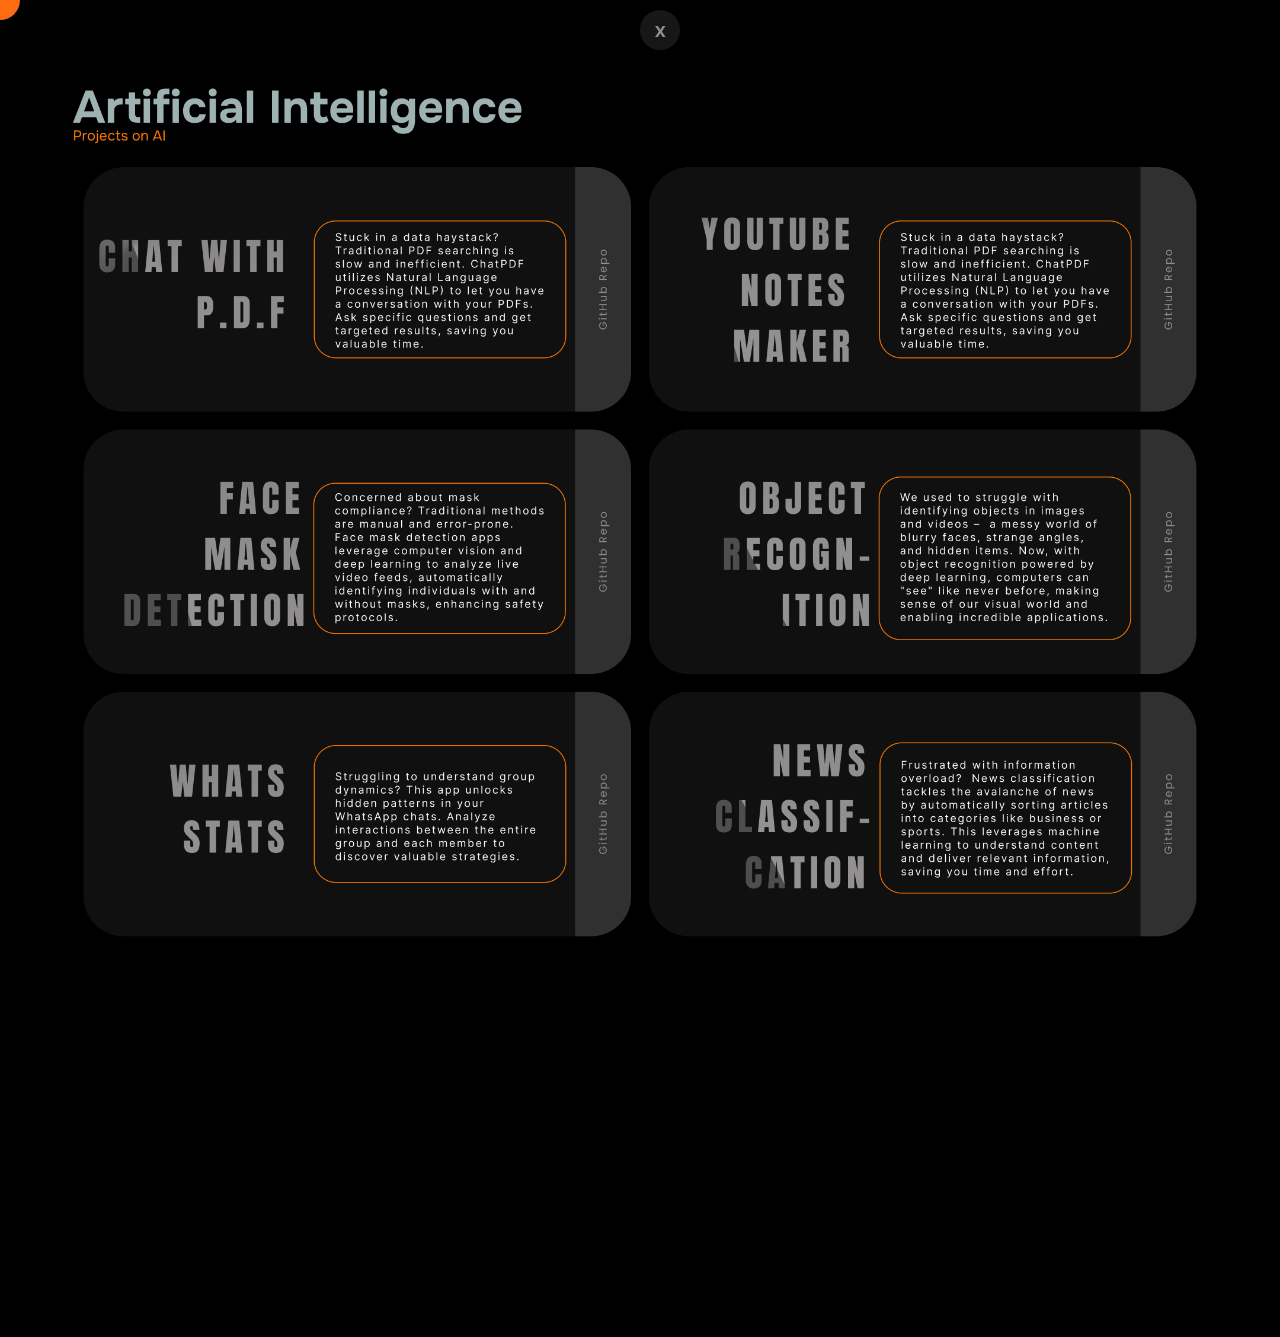
<file: ai.html>
<!DOCTYPE html>
<html lang="en">

<head>
    <link rel="icon" href="images/favicon.ico" type="image/x-icon">
    <meta charset="UTF-8">
    <meta name="viewport" content="width=device-width, initial-scale=1.0">
    <title>Sai Charan</title>
    <link rel="preconnect" href="https://fonts.googleapis.com">
    <link rel="preconnect" href="https://fonts.gstatic.com" crossorigin>
    <link
        href="https://fonts.googleapis.com/css2?family=Poppins:ital,wght@0,100;0,200;0,300;0,400;0,500;0,600;0,700;0,800;0,900;1,100;1,200;1,300;1,400;1,500;1,600;1,700;1,800;1,900&family=Raleway:ital,wght@0,100..900;1,100..900&display=swap"
        rel="stylesheet">
    <link rel="stylesheet" href="cards.css">
</head>

<body>
    <style>
        body {
            cursor: none;
            width: 100%;
            margin: 0;
            background-color: black;
        }

        ::-webkit-scrollbar {
            display: none;
        }

        img {
            width: 100%;
        }

        .back {

            left: 50%;
            font-weight: lighter;
            font-family: "Raleway", sans-serif;
            position: fixed;
            backdrop-filter: blur(10px);
            /* Ensures the button remains visible when scrolling */
            width: 40px;
            height: 40px;
            display: flex;
            font-weight: 100;
            margin: 10px auto;
            /* Enables centering elements within the button */
            justify-content: center;
            /* Horizontally centers content */
            align-items: center;
            /* Vertically centers content */
            border-radius: 50%;
            /* Creates a circular button */
            background-color: rgba(53, 53, 53, 0.43);
            color: rgb(143, 143, 143);
            /* Ensures clear visibility of the X mark */
            font-size: 20px;
            /* Adjust font size for a well-proportioned X mark */
            font-weight: bold;
            /* Makes the X mark more prominent */
            cursor: pointer;
            /* Indicates interactivity on hover */
            transition: background-color 0.2s ease-in-out;
            /* Adds a smooth hover effect */
            z-index: 100;
        }

        .back:hover {
            cursor: none;
            background-color: white;
        }

        #invertedcursor {
            position: absolute;
            width: 40px;
            height: 40px;
            background: #FF6B11;
            border-radius: 50%;
            top: var(--y, 0);
            left: var(--x, 0);
            transform: translate(-50%, -50%);
            z-index: 200;
            mix-blend-mode: difference;
            transition: transform .2s;
            pointer-events: none;
            transition: ease-in-out 20ms;
        }

        .frame {
            position: absolute;
            width: 1336px;
            height: 600px;
            top: 200px;
            left: 100px;
            opacity: 1;
            gap: 20px;
            display: flex;
            flex-wrap: wrap;
        }

        .card {
            width: 658px;
            height: 293px;
            border-radius: 48px;
            margin-top: 1px;
            overflow: hidden;
        }
        
        .link {
            transition: ease-in-out 300ms;

            width: 68px;
            mix-blend-mode: overlay ;
            float: right;
            height: 100%;
            background-color: orange;
            filter: saturate(150%);
            opacity: 0;
        }

        .card:hover .link {
            opacity: 1;
        }
    </style>
    <div id="invertedcursor"></div>
    <div class="back" onclick="location.href='index.html'">x</div>
    <img src="images/ai.jpg" alt="">
    <div class="frame">
        <div class="card">
            <div class="link"></div>
        </div>
        <div class="card"onclick="window.open('https://github.com/charan-sai1/JARVIS-Features/blob/main/YTnotes.py')">
            <div class="link" ></div>
        </div>
        <div class="card">
            <div class="link"></div>
        </div>
        <div class="card" onclick="window.open('https://github.com/charan-sai1/ObjectRecognition')">
            <div class="link"></div>
        </div>
        <div class="card" onclick="window.open('https://whaatsappchatanalyzer.streamlit.app/')">
            <div class="link"></div>
        </div>
        <div class="card" onclick="window.open('https://github.com/charan-sai1/NewsClassification')">
            <div class="link"></div>
        </div>
    </div>
    <iframe width="560" style="margin: 10px 35% ;" height="315" src="https://www.youtube.com/embed/WlNkqyaSXHw" frameborder="0" allow="accelerometer; autoplay; encrypted-media; gyroscope; picture-in-picture" allowfullscreen></iframe>

    <script>document.body.onmousemove = function (e) {
            document.documentElement.style.setProperty(
                '--x', (
                    e.clientX + window.scrollX
                )
            + 'px'
            );
            document.documentElement.style.setProperty(
                '--y', (
                    e.clientY + window.scrollY
                )
            + 'px'
            );
        }</script>
</body>

</html>
</file>
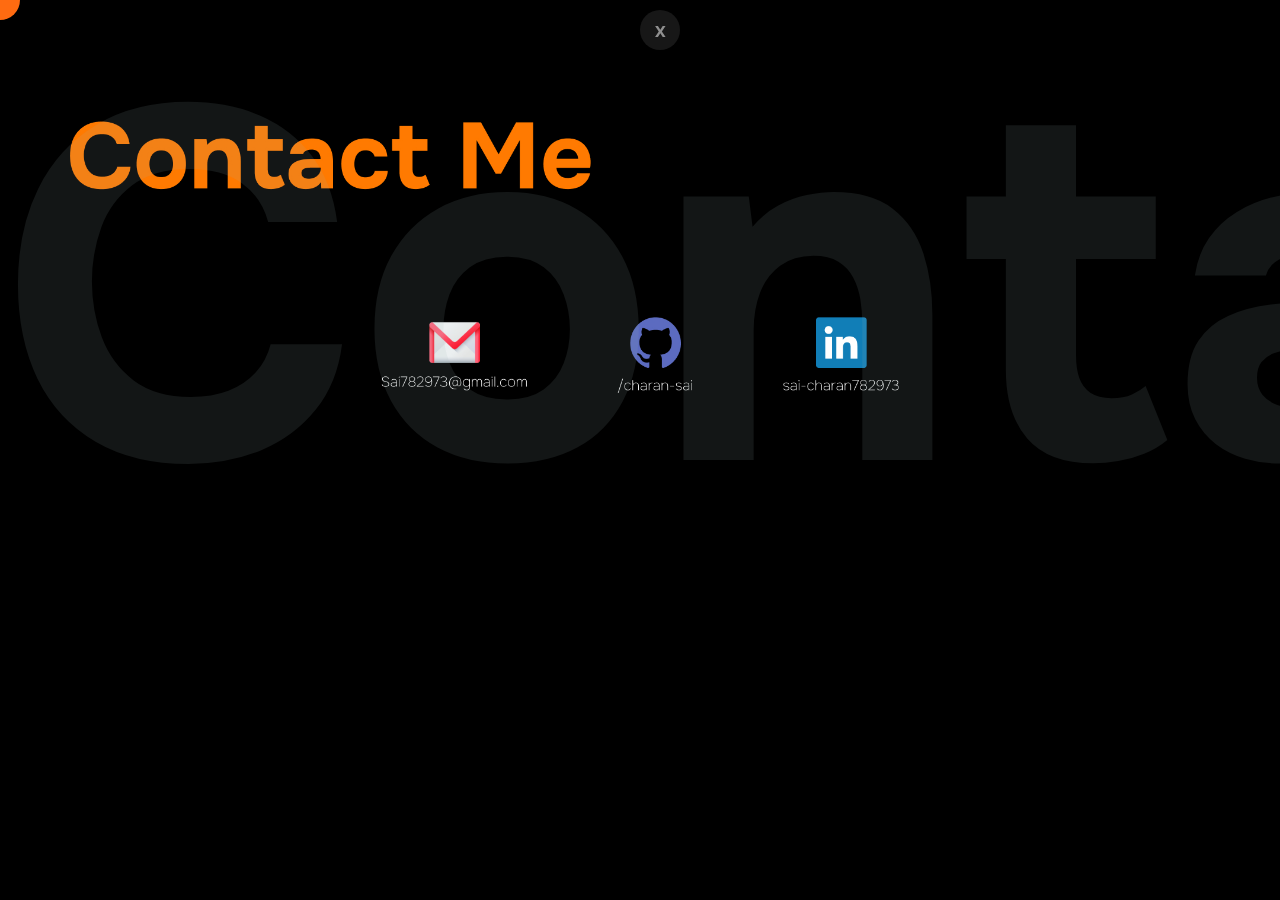
<file: contact.html>
<!DOCTYPE html>
<html lang="en">

<head>
    <meta charset="UTF-8">
    <link rel="icon" href="images/favicon.ico" type="image/x-icon">
    <meta name="viewport" content="width=device-width, initial-scale=1.0">
    <title>Sai Charan</title>
    <link rel="preconnect" href="https://fonts.googleapis.com">
    <link rel="preconnect" href="https://fonts.gstatic.com" crossorigin>
    <link
        href="https://fonts.googleapis.com/css2?family=Poppins:ital,wght@0,100;0,200;0,300;0,400;0,500;0,600;0,700;0,800;0,900;1,100;1,200;1,300;1,400;1,500;1,600;1,700;1,800;1,900&family=Raleway:ital,wght@0,100..900;1,100..900&display=swap"
        rel="stylesheet">
        <link rel="preconnect" href="https://fonts.googleapis.com">
    <link rel="preconnect" href="https://fonts.gstatic.com" crossorigin>
    <link href="https://fonts.googleapis.com/css2?family=Onest:wght@100..900&display=swap" rel="stylesheet">
</head>

<body>
    <style>
        body {
            cursor: none;
            width: 100%;
            margin: 0;
            background-color: black;
        }

        ::-webkit-scrollbar {
            display: none;
        }

        img {
            width: 100%;
        }

        .back {
            
            left: 50%;
            font-weight: lighter;
            font-family: "Raleway", sans-serif;
            position: fixed;
            backdrop-filter: blur(10px);
            /* Ensures the button remains visible when scrolling */
            width: 40px;
            height: 40px;
            display: flex;
            font-weight: 100;
            margin: 10px auto;
            /* Enables centering elements within the button */
            justify-content: center;
            /* Horizontally centers content */
            align-items: center;
            /* Vertically centers content */
            border-radius: 50%;
            /* Creates a circular button */
            background-color: rgba(53, 53, 53, 0.43);
            color: rgb(143, 143, 143);
            /* Ensures clear visibility of the X mark */
            font-size: 20px;
            /* Adjust font size for a well-proportioned X mark */
            font-weight: bold;
            /* Makes the X mark more prominent */
            cursor: pointer;
            /* Indicates interactivity on hover */
            transition: background-color 0.2s ease-in-out;
            /* Adds a smooth hover effect */
        }

        .back:hover{
            cursor: none;
            background-color: white;
        }
        #invertedcursor {
            position: absolute;
            width: 40px;
            height: 40px;
            background: #FF6B11;
            border-radius: 50%;
            top: var(--y, 0);
            left: var(--x, 0);
            transform: translate(-50%, -50%);
            z-index: 2;
            mix-blend-mode: difference;
            transition: transform .2s;
            pointer-events: none;
            transition: ease-in-out 20ms;
        }
        h1 {
            width: 100vw;
            text-wrap: nowrap;
            position: absolute;
            top: -360px;
            font-size: 500px;
            color: #9eb2b21f;
            font-family: onest;
            animation: q 5s alternate 1;
            transition: ease 300ms;
        }

        @keyframes q {
            0% {
                transform: translate(-2000px);
            }

            100% {
                transform: translate(0);
            }
        }
    </style>
    <h1>Contact</h1>
    <div id="invertedcursor"></div>
    <div class="back" onclick="location.href='index.html'">x</div>
    <img src="images/conc.jpg" alt="">

    <script>document.body.onmousemove = function (e) {
            document.documentElement.style.setProperty(
                '--x', (
                    e.clientX + window.scrollX
                )
            + 'px'
            );
            document.documentElement.style.setProperty(
                '--y', (
                    e.clientY + window.scrollY
                )
            + 'px'
            );
        }</script>
</body>

</html>
</file>
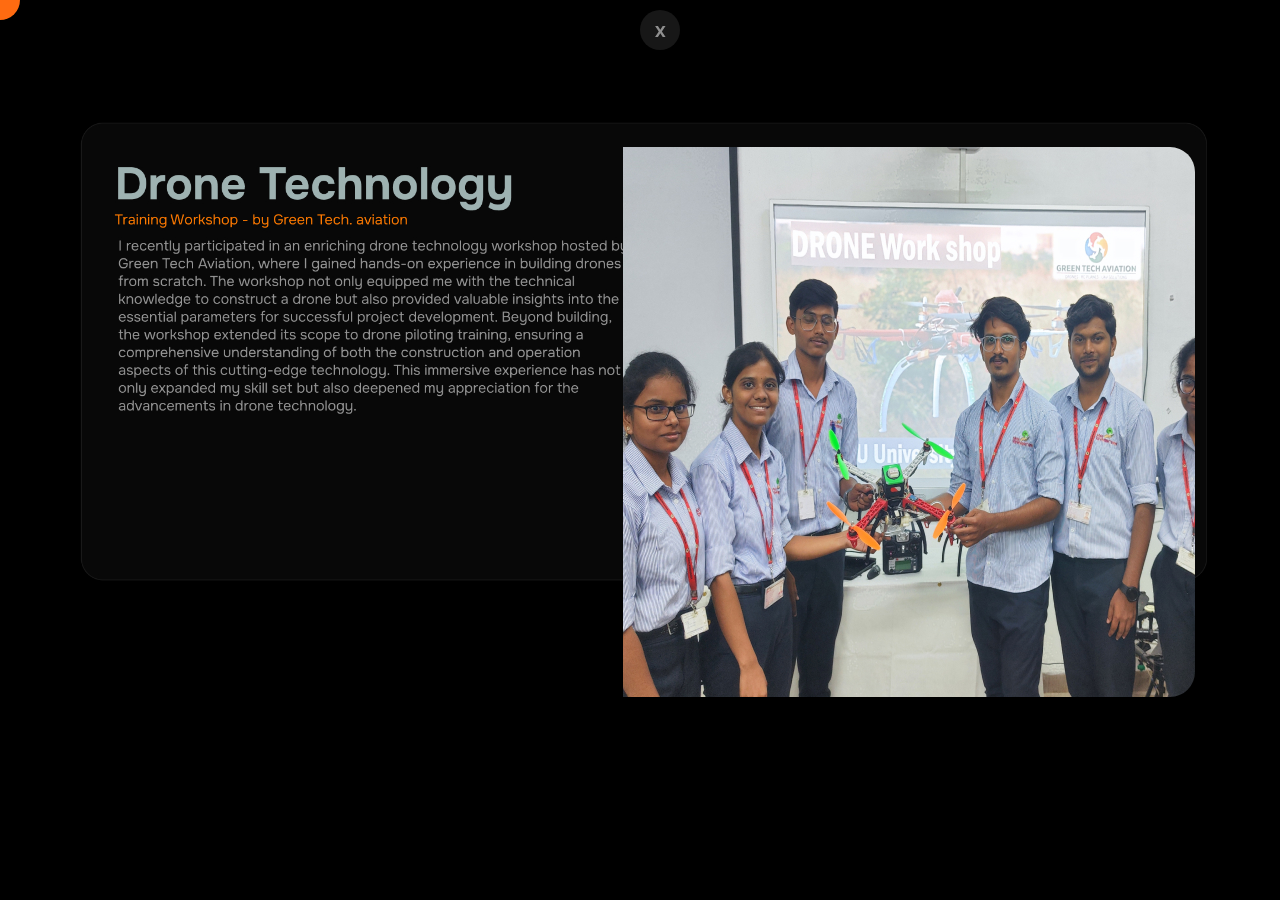
<file: drone.html>
<!DOCTYPE html>
<html lang="en">

<head>
    <meta charset="UTF-8">
    <link rel="icon" href="images/favicon.ico" type="image/x-icon">
    <meta name="viewport" content="width=device-width, initial-scale=1.0">
    <title>Sai Charan</title>
    <link rel="preconnect" href="https://fonts.googleapis.com">
    <link rel="preconnect" href="https://fonts.gstatic.com" crossorigin>
    <link
        href="https://fonts.googleapis.com/css2?family=Poppins:ital,wght@0,100;0,200;0,300;0,400;0,500;0,600;0,700;0,800;0,900;1,100;1,200;1,300;1,400;1,500;1,600;1,700;1,800;1,900&family=Raleway:ital,wght@0,100..900;1,100..900&display=swap"
        rel="stylesheet">
</head>

<body>
    <style>
        html{
            width: 100vw;
            height: 100vh;
        }
        body {
            height: 100vh;
            cursor: none;
            width: 100%;
            margin: 0;
            background-color: black;
        }

        ::-webkit-scrollbar {
            display: none;
        }

        img {
            width: 100%;
        }

        .back {
            
            left: 50%;
            font-weight: lighter;
            font-family: "Raleway", sans-serif;
            position: fixed;
            backdrop-filter: blur(10px);
            /* Ensures the button remains visible when scrolling */
            width: 40px;
            height: 40px;
            display: flex;
            font-weight: 100;
            margin: 10px auto;
            /* Enables centering elements within the button */
            justify-content: center;
            /* Horizontally centers content */
            align-items: center;
            /* Vertically centers content */
            border-radius: 50%;
            /* Creates a circular button */
            background-color: rgba(53, 53, 53, 0.43);
            color: rgb(143, 143, 143);
            /* Ensures clear visibility of the X mark */
            font-size: 20px;
            /* Adjust font size for a well-proportioned X mark */
            font-weight: bold;
            /* Makes the X mark more prominent */
            cursor: pointer;
            /* Indicates interactivity on hover */
            transition: background-color 0.2s ease-in-out;
            /* Adds a smooth hover effect */
        }

        .back:hover{
            cursor: none;
            background-color: white;
        }
        #invertedcursor {
            position: absolute;
            width: 40px;
            height: 40px;
            background: #FF6B11;
            border-radius: 50%;
            top: var(--y, 0);
            left: var(--x, 0);
            transform: translate(-50%, -50%);
            z-index: 2;
            mix-blend-mode: difference;
            transition: transform .2s;
            pointer-events: none;
            transition: ease-in-out 20ms;
        }
        .frame{
            
            width: 572px;
            height: 550px;
            top: 147px;
            right: 85px;
            border-top-right-radius: 25px;
            border-bottom-right-radius: 25px;
            position:absolute;
            overflow: hidden;
        }
        .pics{
            animation: slide 10s infinite;
            display: flex;
        }

        @keyframes slide {
            from{
                transform: translateX(0px);
            }
            10%{
                transform: translateX(0px);
            }
            25%{
                transform: translateX(-550px);
            }
            35%{
                transform: translateX(-550px);
            }

            50%{
                transform: translateX(-1200px);
            }
            75%{
                transform: translateX(-1700px);
            }
            100%{
                transform: translateX(0px);
            }
            
        }

    </style>

    <div id="invertedcursor"></div>
    <div class="back" onclick="location.href='index.html'">x</div>
    <img src="images/Drone tech.jpg" alt="">
    <div class="frame">
        <div class="pics">
            <img src="images/1.jpg" alt="">
            <img src="images/2.png" alt="">
            <img src="images/3.png" alt="">
            <img src="images/4.png" alt="">
        </div>
    </div>

    <script>document.body.onmousemove = function (e) {
            document.documentElement.style.setProperty(
                '--x', (
                    e.clientX + window.scrollX
                )
            + 'px'
            );
            document.documentElement.style.setProperty(
                '--y', (
                    e.clientY + window.scrollY
                )
            + 'px'
            );
        }</script>
</body>

</html>
</file>
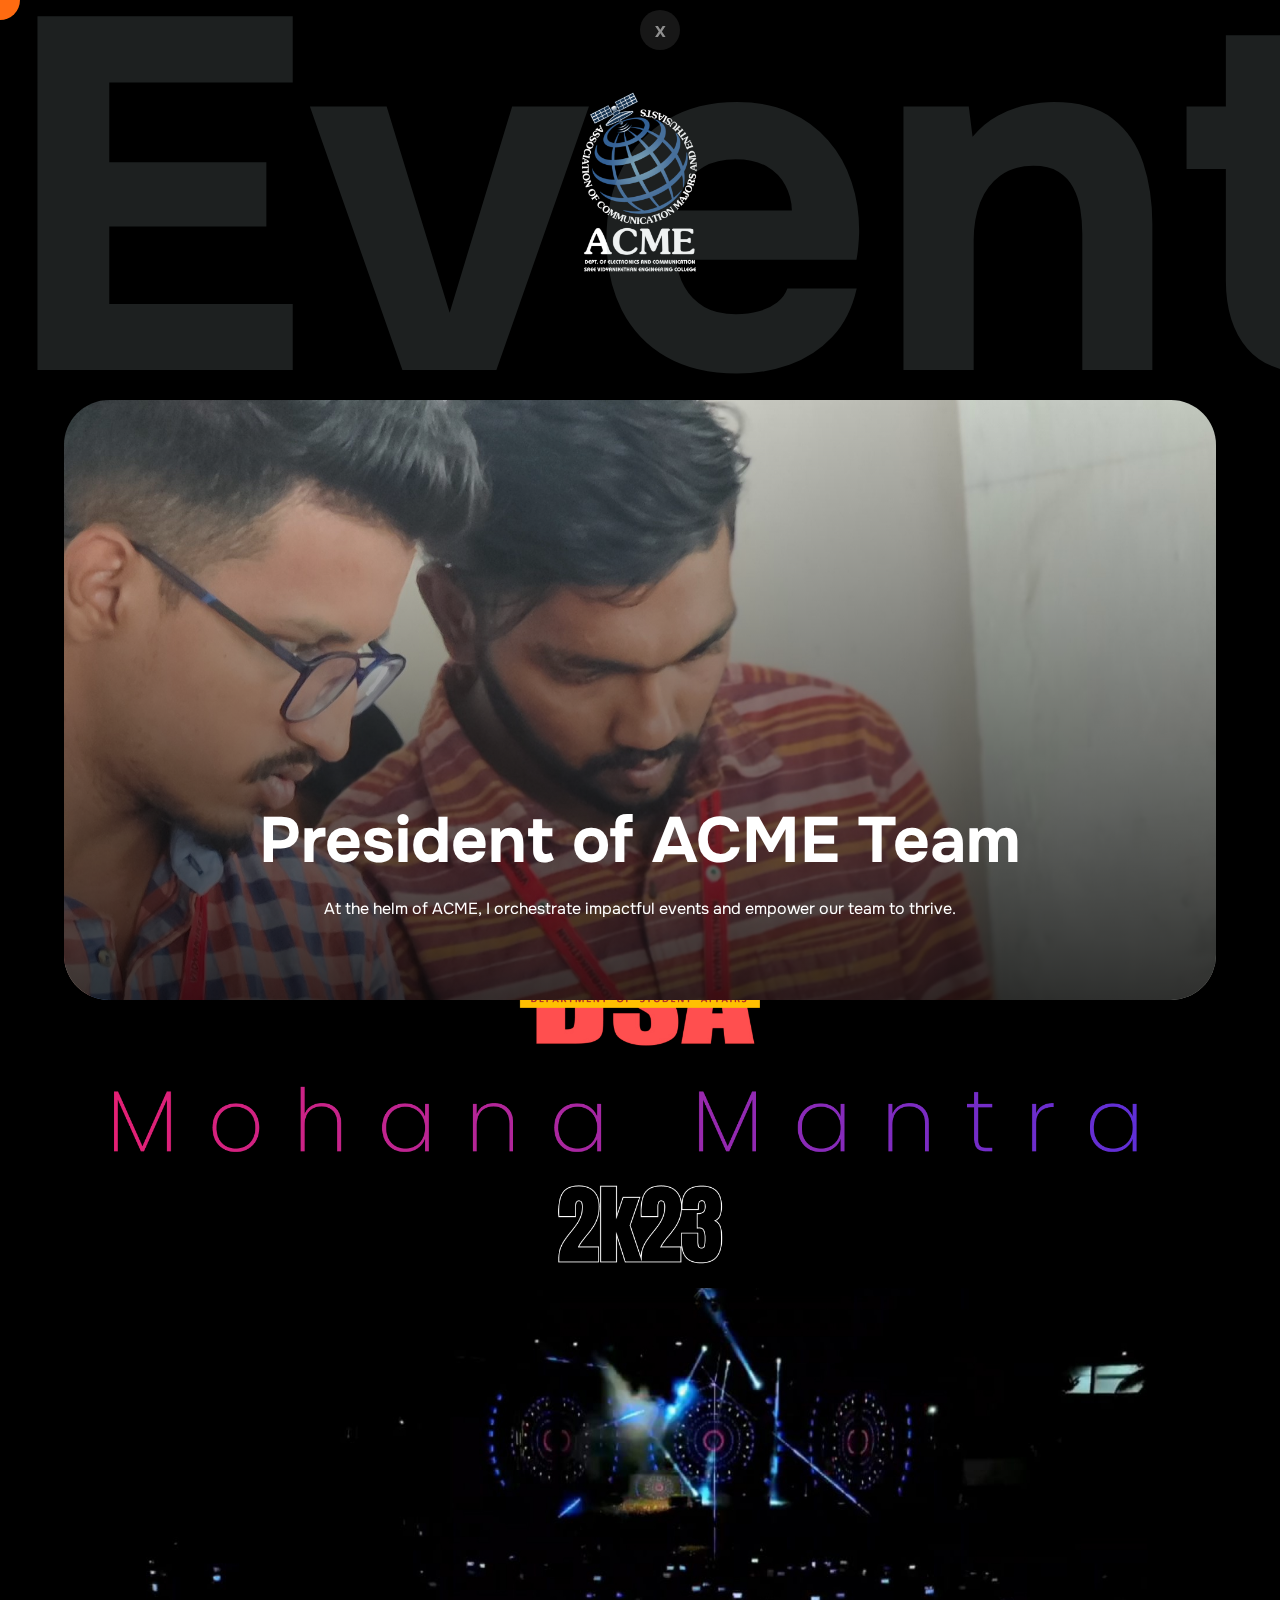
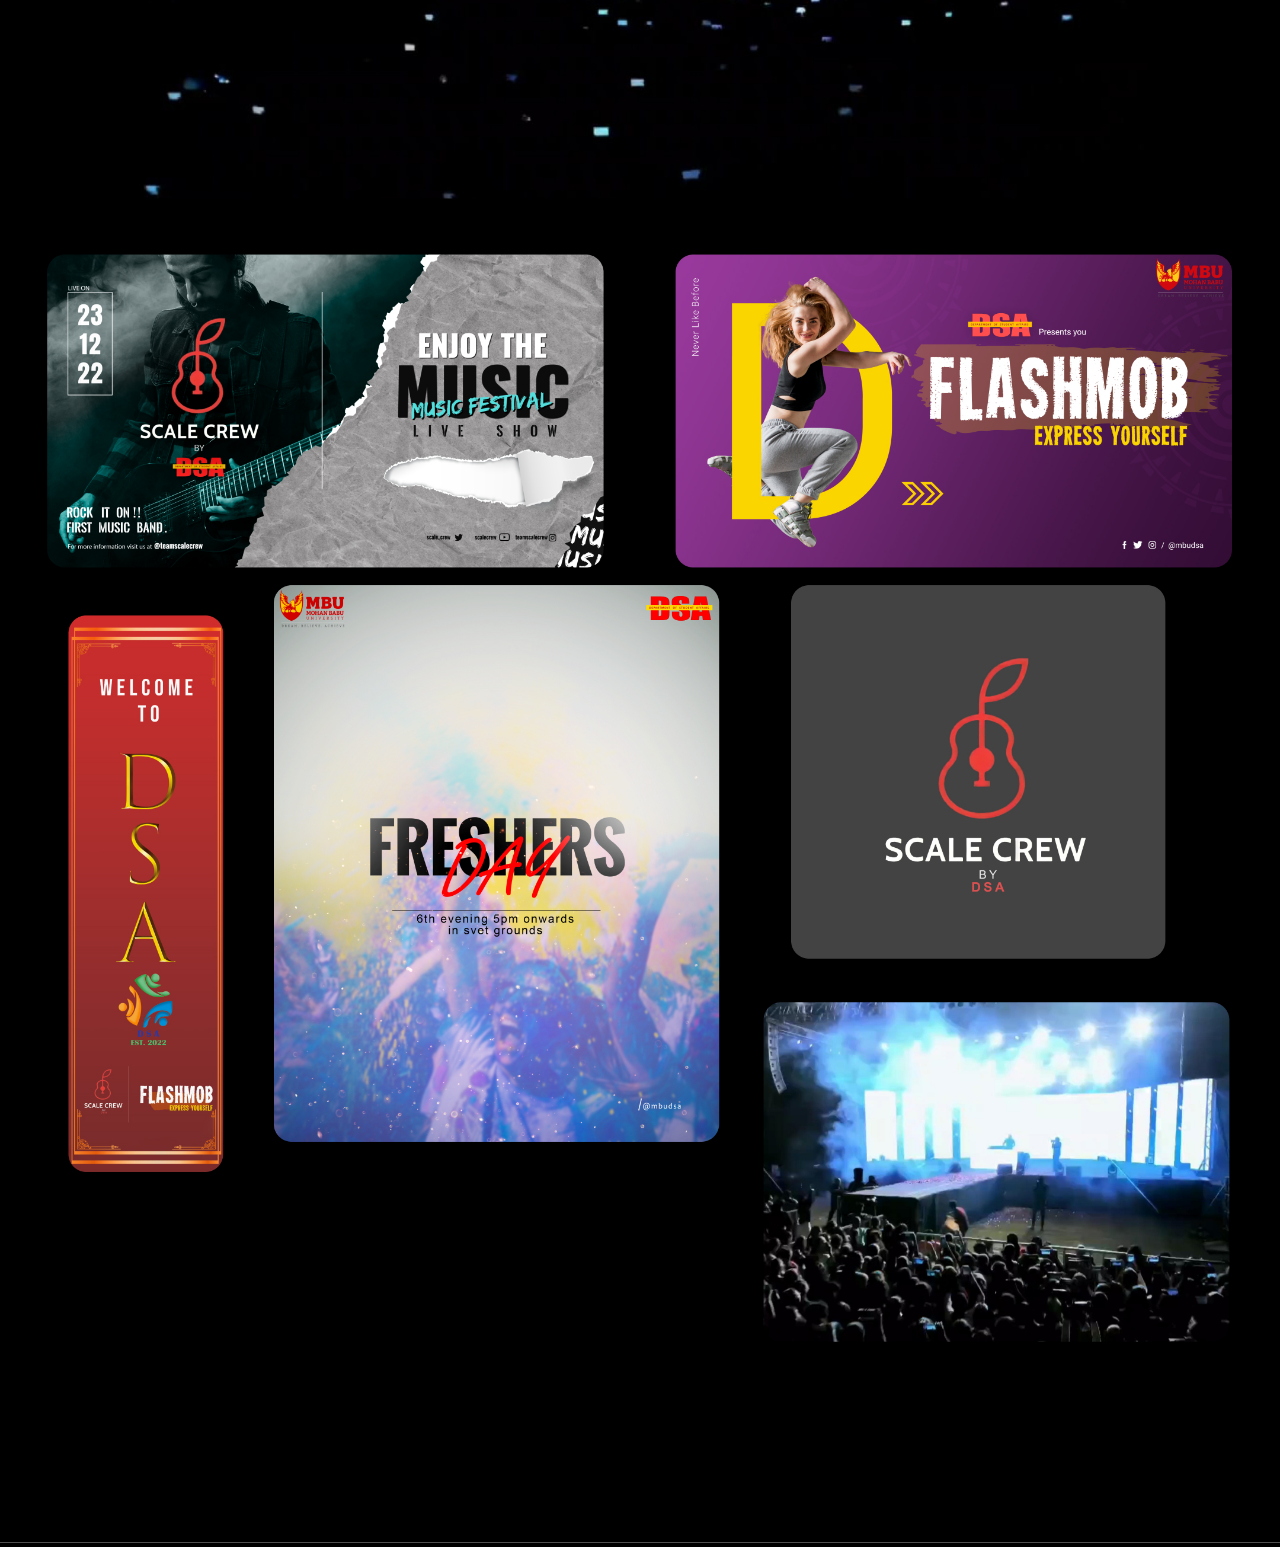
<file: event.html>
<!DOCTYPE html>
<html lang="en">

<head>
    
    <meta charset="UTF-8">
    <meta name="viewport" content="width=device-width, initial-scale=1.0">
    <title>Sai Charan</title>
    <link rel="preconnect" href="https://fonts.googleapis.com">
    <link rel="preconnect" href="https://fonts.gstatic.com" crossorigin>
    <link rel="icon" href="images/favicon.ico" type="image/x-icon">

    <link
        href="https://fonts.googleapis.com/css2?family=Poppins:ital,wght@0,100;0,200;0,300;0,400;0,500;0,600;0,700;0,800;0,900;1,100;1,200;1,300;1,400;1,500;1,600;1,700;1,800;1,900&family=Raleway:ital,wght@0,100..900;1,100..900&display=swap"
        rel="stylesheet">
    <link rel="preconnect" href="https://fonts.googleapis.com">
    <link rel="preconnect" href="https://fonts.gstatic.com" crossorigin>
    <link href="https://fonts.googleapis.com/css2?family=Onest:wght@100..900&display=swap" rel="stylesheet">
    <link rel="stylesheet" href="cards.css">
    <link rel="preconnect" href="https://fonts.googleapis.com">
    <link rel="preconnect" href="https://fonts.gstatic.com" crossorigin>
    <link href="https://fonts.googleapis.com/css2?family=Onest:wght@100..900&display=swap" rel="stylesheet">
</head>
</head>

<body>
    <style>
        body {
            cursor: none;
            width: 100vw;
            overflow-x: hidden;
            margin: 0;
            background-color: black;
        }

        ::-webkit-scrollbar {
            display: none;
        }
        .back {
            z-index: 9999;
            left: 50%;
            font-weight: lighter;
            font-family: "Raleway", sans-serif;
            position: fixed;
            backdrop-filter: blur(10px);
            /* Ensures the button remains visible when scrolling */
            width: 40px;
            height: 40px;
            display: flex;
            font-weight: 100;
            margin: 10px auto;
            /* Enables centering elements within the button */
            justify-content: center;
            /* Horizontally centers content */
            align-items: center;
            /* Vertically centers content */
            border-radius: 50%;
            /* Creates a circular button */
            background-color: rgba(53, 53, 53, 0.43);
            color: rgb(143, 143, 143);
            /* Ensures clear visibility of the X mark */
            font-size: 20px;
            /* Adjust font size for a well-proportioned X mark */
            font-weight: bold;
            /* Makes the X mark more prominent */
            cursor: pointer;
            /* Indicates interactivity on hover */
            transition: background-color 0.2s ease-in-out;
            /* Adds a smooth hover effect */
        }

        .back:hover {
            cursor: none;
            background-color: white;
        }

        #invertedcursor {
            position: absolute;
            width: 40px;
            height: 40px;
            background: #FF6B11;
            border-radius: 50%;
            top: var(--y, 0);
            left: var(--x, 0);
            transform: translate(-50%, -50%);
            z-index: 200;
            mix-blend-mode: difference;
            transition: transform .2s;
            pointer-events: none;
            transition: ease-in-out 20ms;
        }

        h1 {
            width: 100vw;
            text-wrap: nowrap;
            position: absolute;
            top: -450px;
            font-size: 500px;
            color: #9eb2b22e;
            font-family: onest;
            animation: q 5s alternate 1;
            transition: ease 300ms;
        }


        @keyframes q {
            0% {
                transform: translate(-6000px);
            }

            100% {
                transform: translate(0);
            }
        }

        .scrollx{
            width: 90%;
            height: 600px;
            position: absolute;
            overflow: hidden;
            left: 5%;
            border-radius: 45px;
            top: 400px;
        }
        
                .slide{
                    transition: ease-in-out 2s;
                    display: none;
                    width: 100%;
                    height: 100%;
                    color: rgb(255, 255, 255);
                    font-family: onest;
                }

        .content{
            text-align: center;
            justify-content: center;
            top: 50%;
            width: 100%;
            height: 50%;
            position: absolute;

        }

        .overly{
            background: linear-gradient(to bottom, transparent, rgba(0, 0, 0, 0.773));
            position: absolute;
            top: 0;
            width: 100%;
            height: 100%;
            left: 0;
        }
        .title{
            margin-top: 100px;
            margin-bottom: 0;
            font-size: 64px;
            animation: slidein 1s 1;
        }
        .disc{

            animation-delay: 1s;
            animation: fade 3s 1;
        }
        @keyframes slidein {
            from{
                opacity: 0;
                transform: translateX(-150px);
            }
            to{
                opacity: 1;
                transform: translateX(0);
            }
        }
        @keyframes fade {
            from{
                opacity: 0;
            }
            to{
                opacity: 1;
            }
        }
    </style>
    <h1>Event Management</h1>
    <div id="invertedcursor"></div>
    <div class="back" onclick="location.href='index.html'">x</div>
    <img src="images/events.jpg" alt="">
    <div class="scrollx">
        <div class="overly"></div>
        <div class="slide" id="s0"><img src="events/15.jpg" alt=""><div class="content"><h2 class="title"> President of ACME Team </h2><p class="disc">At the helm of ACME, I orchestrate impactful events and empower our team to thrive.</p></div></div>
        <div class="slide" id="s1"><img src="events/18.jpg" alt=""><div class="content"><h2 class="title">Inauguration ceremony</h2><p class="disc">Ushering in a new chapter, I orchestrated a momentous Inauguration Ceremony to welcome and inspire Juniors.</p></div></div>
        <div class="slide" id="s2"><img src="events/17.jpg" alt=""><div class="content"><h2 class="title">Butter Milk Serving</h2><p class="disc">ACME's Young Caliber beat the summer heat by serving up cool relief to local hospitals in a beautiful act of social service.</p></div></div>
        <div class="slide" id="s3"><img src="events/19.jpg" alt=""><div class="content"><h2 class="title">ACME Team Discussion</h2><p class="disc">High-fives around the table as the ACME team celebrates another successful event season, brainstorming future triumphs.</p></div></div>
        <div class="slide" id="s4"><img src="events/16.jpg" alt=""><div class="content"><h2 class="title">Power-point presentation competition </h2><p class="disc">Leaning on my presentation expertise, I adjudicated a dynamic Power Point competition, fostering a spirit of visual storytelling among ACME members.</p></div></div>
        <div class="slide" id="s5"><img src="events/1.jpg" alt=""><div class="content"><h2 class="title">Cancer Awareness</h2><p class="disc">empowering future generations, I spearheaded a cancer awareness program in government schools, equipping young minds to fight the good fight.</p></div></div>
        <div class="slide" id="s6"><img src="events/2.jpg" alt=""><div class="content"><h2 class="title">Cancer Awareness</h2><p class="disc">empowering future generations, I spearheaded a cancer awareness program in government schools, equipping young minds to fight the good fight.</p></div></div>
        <div class="slide" id="s7"><img src="events/3.jpg" alt=""><div class="content"><h2 class="title">JAM</h2><p class="disc">Sparking interest and friendly rivalry, I introduced JAM (Just a Minute) to our juniors through a lively competition, igniting their public speaking passion.</p></div></div>
        <div class="slide" id="s8"><img src="events/4.jpg" alt=""><div class="content"><h2 class="title">technical Questionary</h2><p class="disc">Gearing up for the challenge, I dove into a technical questionary to assess my strengths and identify areas for growth.</p></div></div>
        <div class="slide" id="s9"><img src="events/5.jpg" alt=""><div class="content"><h2 class="title">Over 70+ events</h2><p class="disc">Shattering expectations, I led ACME in a record-breaking year, orchestrating over 70 impactful events.</p></div></div>
        <div class="slide" id="s10"><img src="events/6.jpg" alt=""><div class="content"><h2 class="title">Three main clubs</h2><p class="disc">Technocrats | Communion | Young Caliber </p></div></div>
        <div class="slide" id="s11"><img src="events/7.jpg" alt=""><div class="content"><h2 class="title">Power-point presentation competition </h2><p class="disc">Leaning on my presentation expertise, I adjudicated a dynamic Power Point competition, fostering a spirit of visual storytelling among ACME members.</p></div></div>
        <div class="slide" id="s12"><img src="events/8.png" alt=""><div class="content"><h2 class="title">Distribution of Blankets to Homeless</h2><p class="disc">Braving the cold, I spearheaded a blanket distribution for the homeless, bringing warmth and comfort to those in need.</p></div></div>
        <div class="slide" id="s13"><img src="events/10.jpg" alt=""><div class="content"><h2 class="title">Assigning works to my Teammates</h2><p class="disc">Strategically deploying my team, I prepped for the upcoming event by delegating tasks for maximum impact.</p></div></div>
        <div class="slide" id="s14"><img src="events/11.jpg" alt=""><div class="content"><h2 class="title">Motivational talk with students</h2><p class="disc">Igniting your potential, I delivered a motivational talk that set hearts ablaze and minds racing with possibilities.</p></div></div>
        <div class="slide" id="s15"><img src="events/12.jpg" alt=""><div class="content"><h2 class="title">Motivational talk with students</h2><p class="disc">Igniting your potential, I delivered a motivational talk that set hearts ablaze and minds racing with possibilities.</p></div></div>
        <div class="slide" id="s16"><img src="events/13.jpg" alt=""><div class="content"><h2 class="title">Personality building events</h2><p class="disc">Fostering confidence and character, we curated engaging personality-building events to empower our ACME members.</p></div></div>
        <div class="slide" id="s17"><img src="events/14.jpg" alt=""><div class="content"><h2 class="title"></h2><p class="disc"></p></div></div>
    </div>

    <script>document.body.onmousemove = function (e) {
            document.documentElement.style.setProperty(
                '--x', (
                    e.clientX + window.scrollX
                )
            + 'px'
            );
            document.documentElement.style.setProperty(
                '--y', (
                    e.clientY + window.scrollY
                )
            + 'px'
            );
        }
        function displayElements() {
    let currentIndex = 0;
    const totalElements = 18;
    const fadeDuration = 500; // Fade duration in milliseconds
    const displayDuration = 2500; // Display duration in milliseconds

    function showNextElement() {
        const currentElement = document.getElementById('s' + currentIndex);
        const nextIndex = (currentIndex + 1) % totalElements;
        const nextElement = document.getElementById('s' + nextIndex);

        // Fade out the current element
        currentElement.style.transition = `opacity ${fadeDuration}ms`;
        currentElement.style.opacity = 0;

        // After fading out, hide the current element and show the next element
        setTimeout(() => {
            currentElement.style.display = 'none';

            // Show and fade in the next element
            nextElement.style.display = 'block';
            nextElement.style.transition = `opacity ${fadeDuration}ms`;
            nextElement.style.opacity = 1;

            // Move to the next element after the display duration
            currentIndex = nextIndex;
            setTimeout(showNextElement, displayDuration);
        }, fadeDuration);
    }

    // Initially hide all elements except the first one
    for (let i = 0; i < totalElements; i++) {
        const element = document.getElementById('s' + i);
        element.style.display = i === 0 ? 'block' : 'none';
        element.style.opacity = i === 0 ? 1 : 0;
    }

    // Start the loop after the initial display duration
    setTimeout(showNextElement, displayDuration);
}

// Start displaying elements when the page loads
window.onload = displayElements;

        </script>
</body>

</html>
</file>
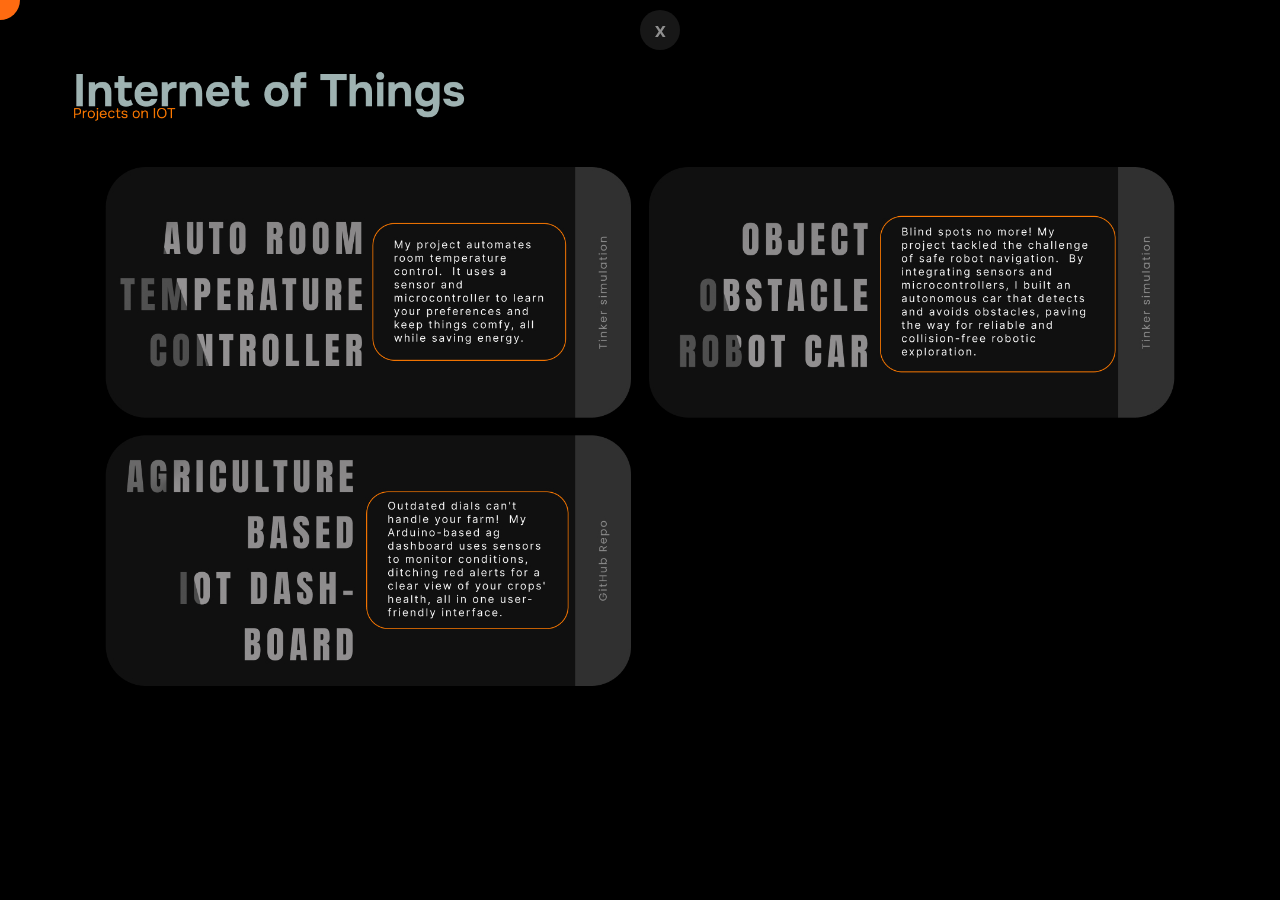
<file: iot.html>
<!DOCTYPE html>
<html lang="en">

<head>
    <link rel="icon" href="images/favicon.ico" type="image/x-icon">
    <meta charset="UTF-8">
    <meta name="viewport" content="width=device-width, initial-scale=1.0">
    <title>Sai Charan</title>
    <link rel="preconnect" href="https://fonts.googleapis.com">
    <link rel="preconnect" href="https://fonts.gstatic.com" crossorigin>
    <link
        href="https://fonts.googleapis.com/css2?family=Poppins:ital,wght@0,100;0,200;0,300;0,400;0,500;0,600;0,700;0,800;0,900;1,100;1,200;1,300;1,400;1,500;1,600;1,700;1,800;1,900&family=Raleway:ital,wght@0,100..900;1,100..900&display=swap"
        rel="stylesheet">
    <link rel="stylesheet" href="cards.css">
</head>

<body>
    <style>
        body {
            cursor: none;
            width: 100%;
            margin: 0;
            background-color: black;
        }

        ::-webkit-scrollbar {
            display: none;
        }

        img {
            width: 100%;
        }

        .back {

            left: 50%;
            font-weight: lighter;
            font-family: "Raleway", sans-serif;
            position: fixed;
            backdrop-filter: blur(10px);
            /* Ensures the button remains visible when scrolling */
            width: 40px;
            height: 40px;
            display: flex;
            font-weight: 100;
            margin: 10px auto;
            /* Enables centering elements within the button */
            justify-content: center;
            /* Horizontally centers content */
            align-items: center;
            /* Vertically centers content */
            border-radius: 50%;
            /* Creates a circular button */
            background-color: rgba(53, 53, 53, 0.43);
            color: rgb(143, 143, 143);
            /* Ensures clear visibility of the X mark */
            font-size: 20px;
            /* Adjust font size for a well-proportioned X mark */
            font-weight: bold;
            /* Makes the X mark more prominent */
            cursor: pointer;
            /* Indicates interactivity on hover */
            transition: background-color 0.2s ease-in-out;
            /* Adds a smooth hover effect */
            z-index: 100;
        }

        .back:hover {
            cursor: none;
            background-color: white;
        }

        #invertedcursor {
            position: absolute;
            width: 40px;
            height: 40px;
            background: #FF6B11;
            border-radius: 50%;
            top: var(--y, 0);
            left: var(--x, 0);
            transform: translate(-50%, -50%);
            z-index: 200;
            mix-blend-mode: difference;
            transition: transform .2s;
            pointer-events: none;
            transition: ease-in-out 20ms;
        }

        .frame {
            position: absolute;
            width: 1280px;
            height: 600px;
            top: 200px;
            left: 130px;
            opacity: 1;
            gap: 20px;
            display: flex;
            flex-wrap: wrap;
        }

        .card {
            width: 628px;
            height: 300px;
            border-radius: 48px;
            margin-top: 1px;
            overflow: hidden;
        }
        
        .link {
            transition: ease-in-out 300ms;
            width: 68px;
            mix-blend-mode: overlay ;
            float: right;
            height: 100%;
            background-color: orange;
            filter: saturate(150%);
            opacity: 0;
        }

        .card:hover .link {
            opacity: 1;
        }
    </style>
    <div id="invertedcursor"></div>
    <div class="back" onclick="location.href='index.html'">x</div>
    <img src="images/IOT.jpg" alt="">
    <div class="frame">
        <div class="card" onclick="window.open('https://www.tinkercad.com/things/7tUKeegQ7oP-room-temp-controller')">
            <div class="link"></div>
        </div>
        <div class="card"onclick="window.open('https://www.tinkercad.com/things/fv0rvKe26nc-obstacle-robot-car')">
            <div class="link" ></div>
        </div>
        <div class="card">
            <div class="link" ></div>
        </div>
    </div>

    <script>document.body.onmousemove = function (e) {
            document.documentElement.style.setProperty(
                '--x', (
                    e.clientX + window.scrollX
                )
            + 'px'
            );
            document.documentElement.style.setProperty(
                '--y', (
                    e.clientY + window.scrollY
                )
            + 'px'
            );
        }</script>
</body>

</html>
</file>
<file: cards.css>
img{
  width: 100%;
}
</file>
